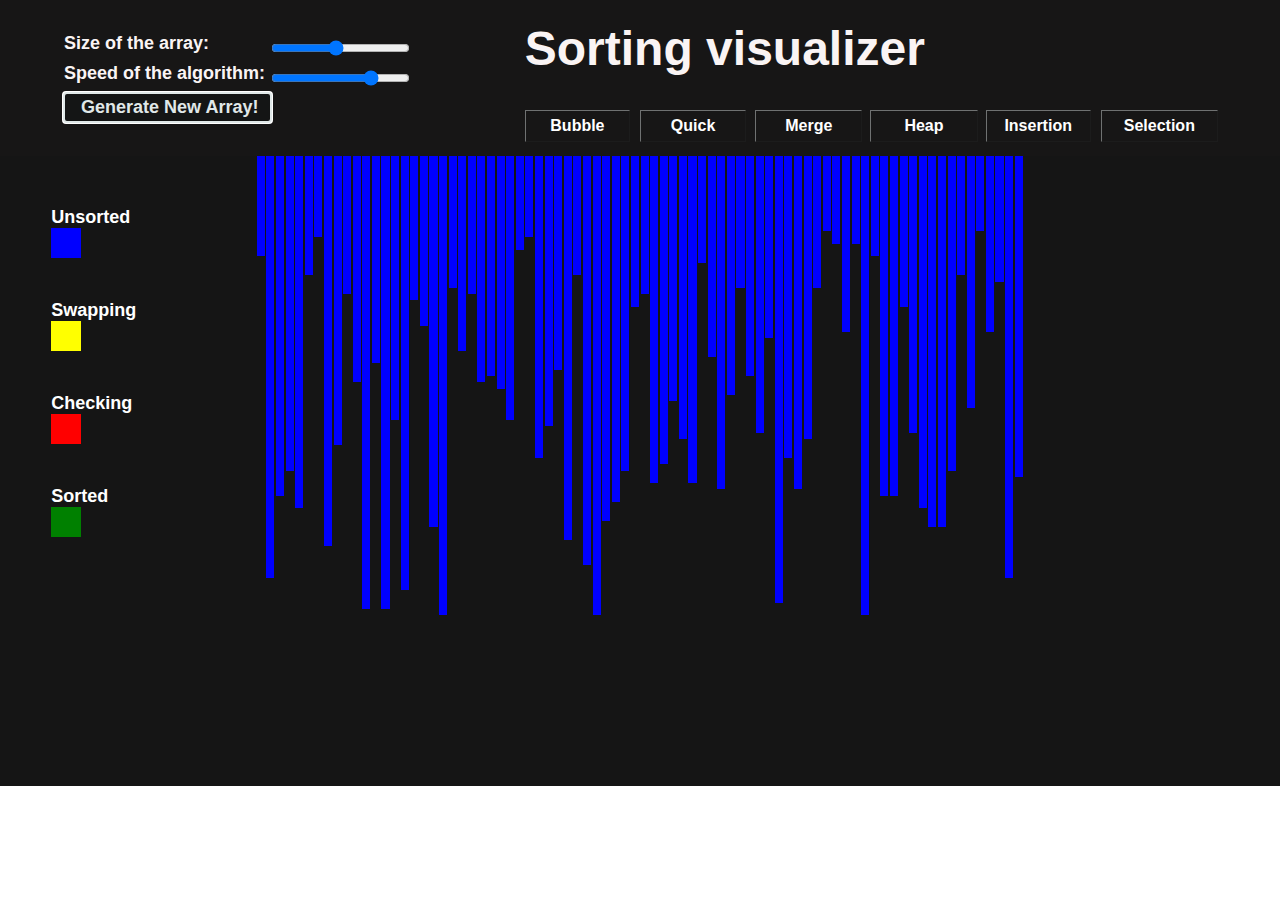
<file: index.html>
<!DOCTYPE html>
<html lang="en">
<head>
    <meta charset="UTF-8">
    <meta name="viewport" content="width=device-width, initial-scale=1.0">
    <title>Sorting Visualizer</title>
    <link rel="stylesheet" href="./css/style.css">
    <link rel="icon" href="assets/logo.png">
</head>
<body>

    <header>
        <nav>
            <div class="array-inputs">
                <p>Size of the array:</p>
                <input id="a_size" type="range" min=20 max=150 step=1 value=80>
                <p>Speed of the algorithm:</p>
                <input id="a_speed" type="range" min=1 max=5 step=1 value=4>
                <button id="a_generate">Generate New Array!</button>
            </div>
            <div class="header_right">
                <p class="nav-heading">Sorting visualizer</p>
                <div class="algos">
                    <button style="margin-right: 10px;">Bubble</button>
                    <button style="margin-right: 9px;">Quick</button>
                    <button style="margin-right: 8px;">Merge</button>
                    <button style="margin-right: 8px;">Heap</button>
                    <button style="margin-right: 10px;">Insertion</button>
                    <button style="margin-right: -2px;">Selection</button>
                </div>
            </div>
        </nav>
    </header>
    <section>
        <div id="Info_Cont1">
            <h1>Unsorted</h1>
            <div class="triangle">
            </div>
            <br>
            <br>
            <h1>Swapping</h1>
            <div class="rectangle"></div>
            <br>
            <br>
            <h1>Checking</h1>
            <div class="circle"></div>
            <br>
            <br>
            <h1>Sorted</h1>
            <div class="square">
            </div>
        </div>
        <div id="array_container"> 
        </div>
        <div id="Info_Cont2">
        </div>
    </section>
    <footer>
    </footer>

    <script src="scripts/main.js"></script>   
    <script src="scripts/visualization.js"></script> 
    <script src="scripts/bubblesort.js"></script>
    <script src="scripts/selection.js"></script>
    <script src="scripts/selection.js"></script>
    <script src="scripts/merge.js"></script>
    <script src="scripts/quick.js"></script>
    <script src="scripts/heapsort.js"></script>
</body>
</html>
</file>
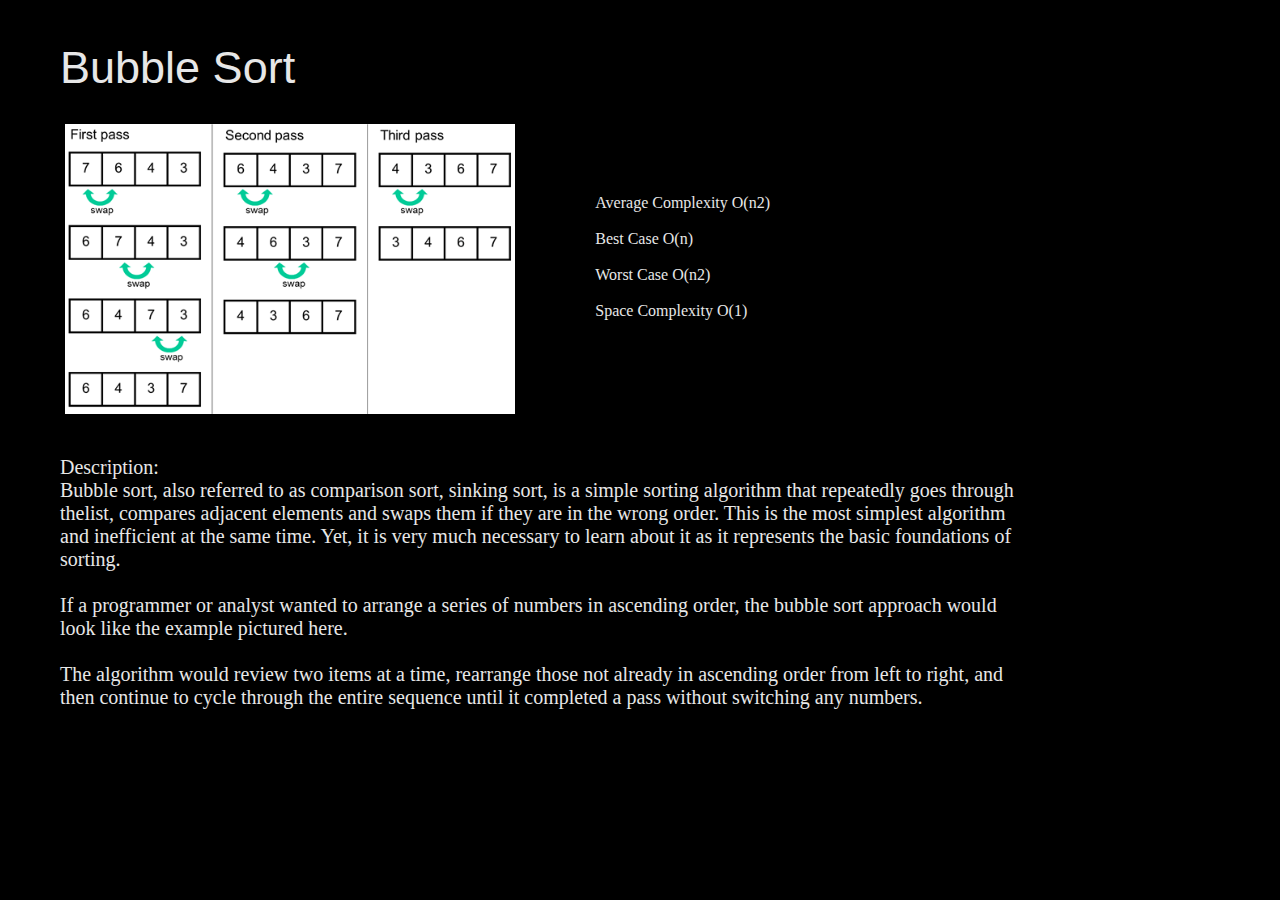
<file: bubblesort.html>
<!DOCTYPE html>
<html lang="en">
<head>
    <meta charset="UTF-8">
    <meta name="viewport" content="width=device-width, initial-scale=1.0">
    <title>Bubble Sort</title>
    <link rel="icon" href="assets/logo.png">
</head>
<body>
    <style>
        body {
             margin: auto;
             padding-bottom: 100px;
             background-color: black;
             height: auto;
             width: auto;
             background-repeat: no-repeat;
         }
 
         section div {
             font-size: 45px;
             font-family: sans-serif;
             color: rgb(231, 231, 231);
             margin: 42px 190px 0px 60px;
         }
 
         article img {
             width: 450px;
             padding: 30px;
             margin: 0px 0px 0px 35px;
 
         }
 
         .description {
 
             color: rgb(231, 231, 231);
             width: 961px;
             margin: 8px 15px 0px 60px;
             font-size: 20px;
         }
 
         article p {
             color: rgb(231, 231, 231);
             float: right;
             padding: 0px 0px 0px 0px;
             margin: 100px 510px 0px 0px;
         }
     </style>
 </head>
 
 <body>
     <section>
         <div>
             Bubble Sort
         </div>
     </section>
 
     <article>
         <p>
             Average Complexity O(n2) <br><br>
             Best Case O(n) <br><br>
             Worst Case O(n2) <br><br>
             Space Complexity O(1) <br><br>
         </p>
         <img src="assets/bubblesorting.png" alt="sorting">
     </article>
 
     <div class="description">
         Description:<br>
         Bubble sort, also referred to as comparison sort, sinking sort, is a simple sorting algorithm that repeatedly
         goes through thelist, compares adjacent elements and swaps them if they are in the wrong order. This is the most simplest
         algorithm and inefficient at the same time. Yet, it is very much necessary to learn about it as it represents
         the basic foundations of sorting.
         <br><br>
         If a programmer or analyst wanted to arrange a series of numbers in ascending order, the bubble sort approach
         would look like the example pictured here.
         <br><br>
         The algorithm would review two items at a time, rearrange those not already in ascending order from left to
         right, and then continue to cycle through the entire sequence until it completed a pass without switching any
         numbers.
     </div>
</body>
</html>
</file>
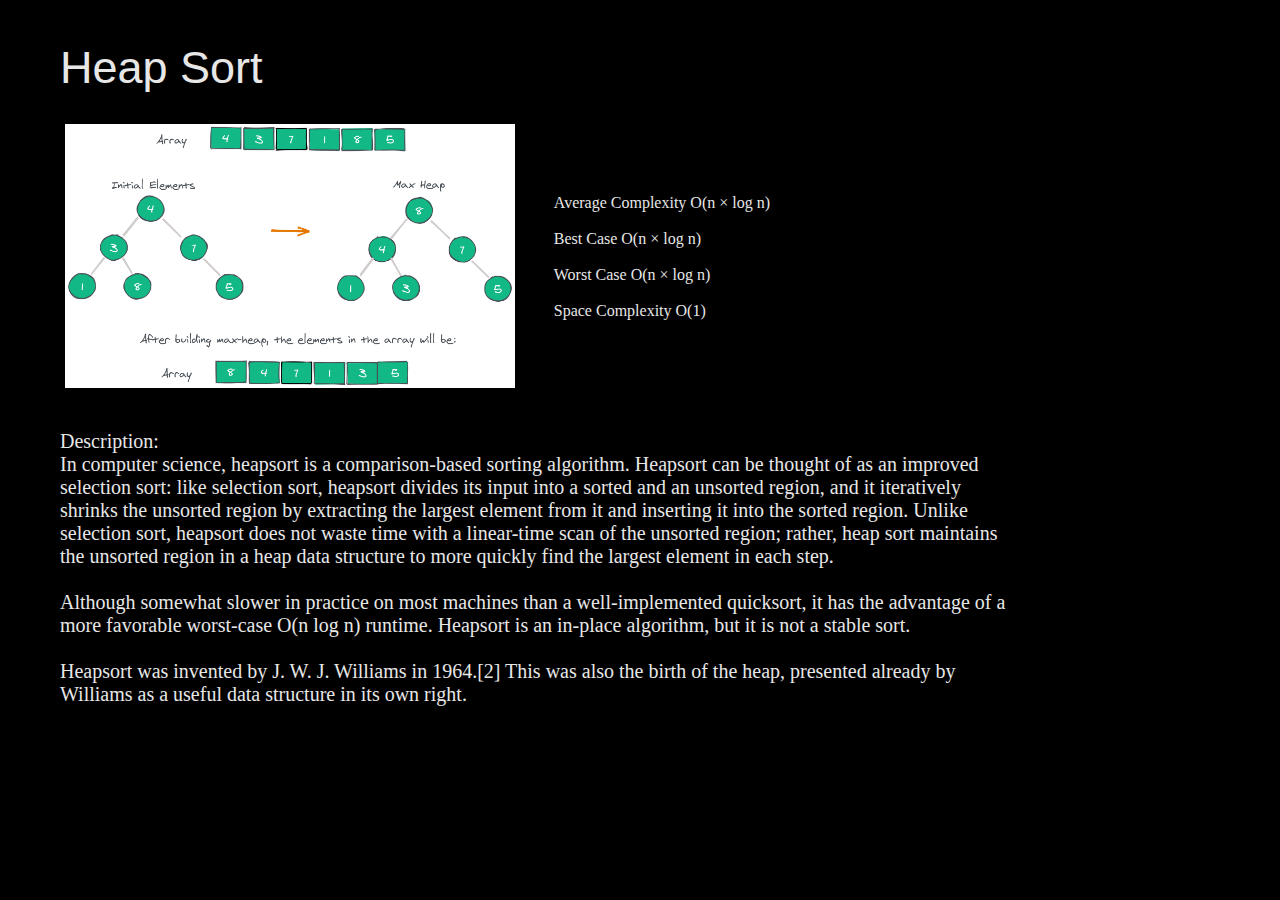
<file: heapsort.html>
<!DOCTYPE html>
<html lang="en">
<head>
    <meta charset="UTF-8">
    <meta name="viewport" content="width=device-width, initial-scale=1.0">
    <title>Heap Sort</title>
    <link rel="icon" href="assets/logo.png">
</head>
<body>
    <style>
       body {
            margin: auto;
            padding: auto;
            background-color: black;
            height: auto;
            width: auto;
            background-repeat: no-repeat;
        }

        section div {
            font-size: 45px;
            font-family: sans-serif;
            color: rgb(231, 231, 231);
            margin: 42px 190px 0px 60px;
        }

        article img {
            width: 450px;
            padding: 30px;
            margin: 0px 0px 0px 35px;

        }

        .description {

            color: rgb(231, 231, 231);
            width: 961px;
            margin: 8px 15px 0px 60px;
            font-size: 20px;
        }

        article p {
            color: rgb(231, 231, 231);
            float: right;
            padding: 0px 0px 0px 0px;
            margin: 100px 510px 0px 0px;
        }
    </style>
    </head>
    
    <body>
    <section>
        <div>
            Heap Sort
        </div>
    </section>
    
    <article>
        <p>
            Average Complexity O(n × log n) <br><br>
            Best Case O(n × log n) <br><br>
            Worst Case O(n × log n) <br><br>
            Space Complexity O(1) <br><br>
        </p>
        <img src="assets/heapsorting.png" alt="sorting">
    </article>
    
    <div class="description">
        Description:<br>
        In computer science, heapsort is a comparison-based sorting algorithm. Heapsort can be thought of as an improved selection sort: like selection sort, heapsort divides its input into a sorted and an unsorted region, and it iteratively shrinks the unsorted region by extracting the largest element from it and inserting it into the sorted region. Unlike selection sort, heapsort does not waste time with a linear-time scan of the unsorted region; rather, heap sort maintains the unsorted region in a heap data structure to more quickly find the largest element in each step.
        <br><br>
        Although somewhat slower in practice on most machines than a well-implemented quicksort, it has the advantage of a more favorable worst-case O(n log n) runtime. Heapsort is an in-place algorithm, but it is not a stable sort.
        <br><br>
        Heapsort was invented by J. W. J. Williams in 1964.[2] This was also the birth of the heap, presented already by Williams as a useful data structure in its own right.
    </div>
    </body>
</body>
</html>
</file>
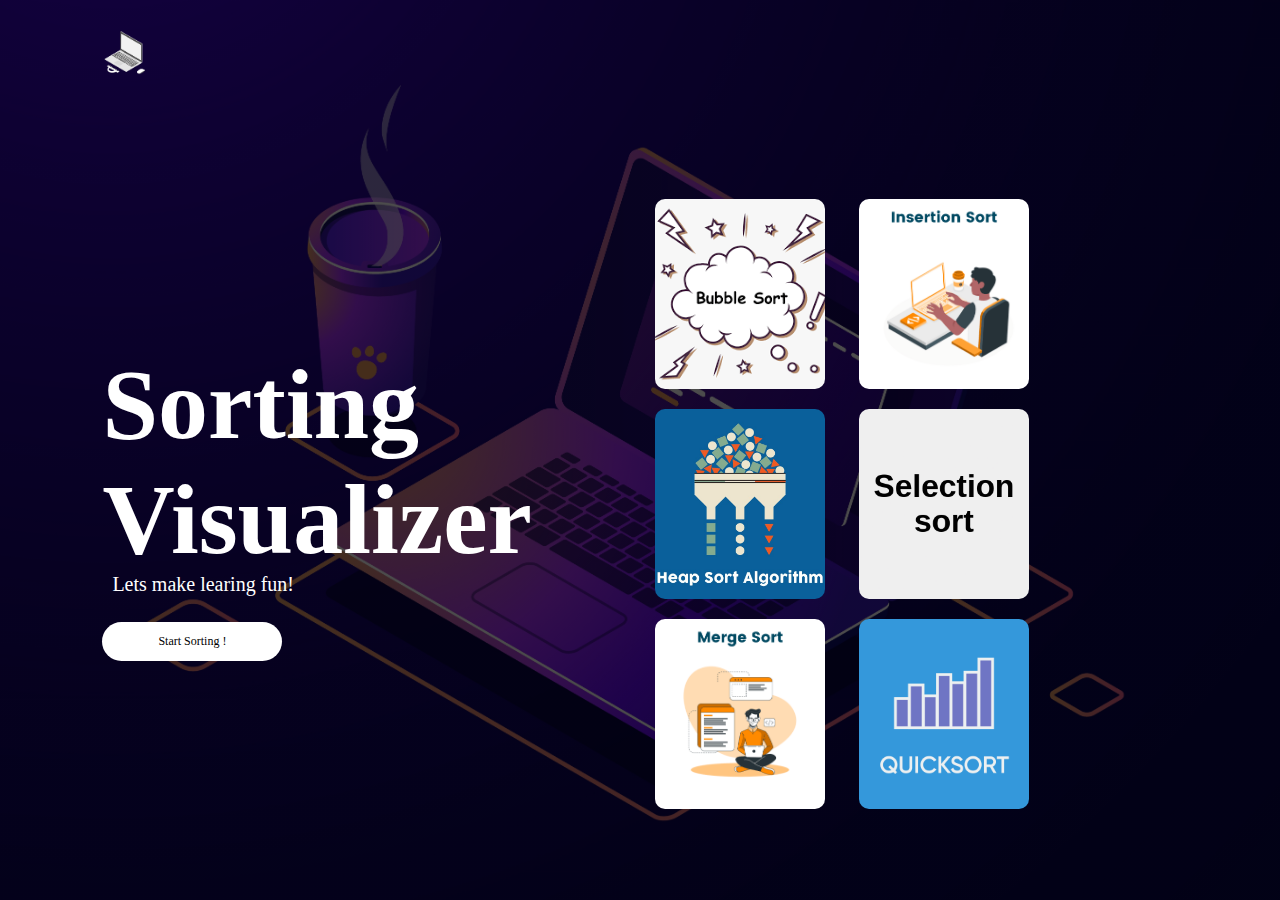
<file: home.html>
<!DOCTYPE html>
<html lang="en">
<head>
    <meta charset="UTF-8">
    <meta http-equiv="X-UA-Compatible" content="IE=edge">
    <meta name="viewport" content="width=device-width, initial-scale=1.0">
    <title>Sorting Visualizer</title>
    <link rel="stylesheet" href="home.css">
    <link rel="icon" href="assets/logo.png">
</head>
<body>
    <div class="container">
       <div class="navbar">
          <img src="assets/logo.png" class="logo">
    </div>
    <div class="row">
        <div class="col">
            <h1>Sorting Visualizer</h1>
            <p>Lets make learing fun!</p>
            <button onclick="window.location.href='index.html';">Start Sorting !</button>
        </div>
    <div class="col">
        <div class="card card1">
            <button onclick="window.location.href='bubblesort.html';"></button>
            <p>  </p>
        </div>
        <div class="card card2"> 
            <button onclick="window.location.href='insertion.html';"></button>
            <p></p>
        </div>
        <div class="card card3">
            <button onclick="window.location.href='heapsort.html';"></button>
            <p></p>
        </div>
        <div class="card card4">
            <button onclick="window.location.href='selectionsort.html';"></button>
            <p></p>
        </div>
        <div class="card card5">
            <button onclick="window.location.href='mergesort.html';"></button>
            <p></p>
        </div>
        <div class="card card6">
            <button onclick="window.location.href='quicksort.html';"></button>
            <p></p>
        </div>
    </div>
</body>
</html>
</file>
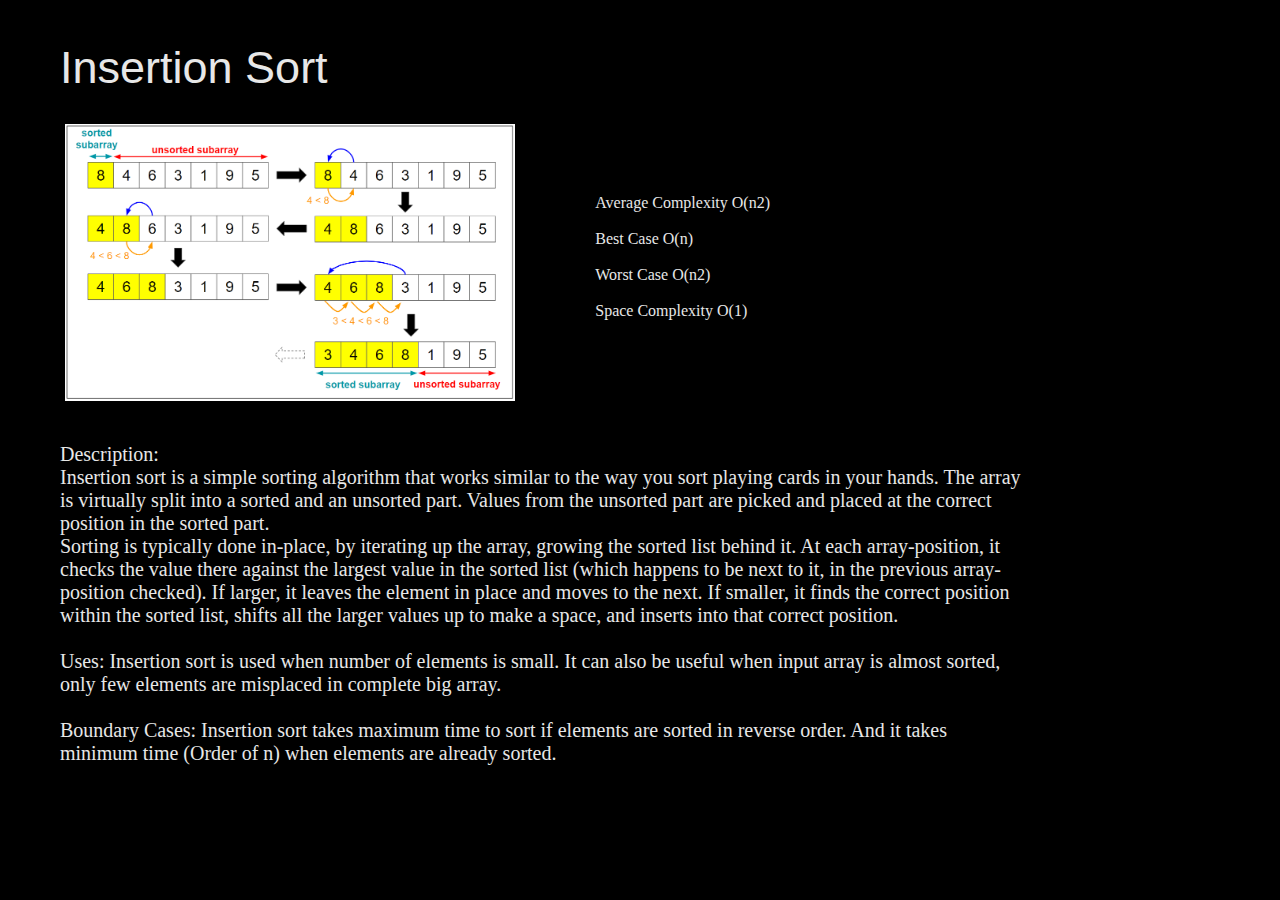
<file: insertion.html>
<!DOCTYPE html>
<html lang="en">

<head>
    <meta charset="UTF-8">
    <meta http-equiv="X-UA-Compatible" content="IE=edge">
    <meta name="viewport" content="width=device-width, initial-scale=1.0">
    <title>Insertion Sort</title>
    <link rel="icon" href="assets/logo.png">
    <style>
        body {
            margin: auto;
            padding: auto;
            background-color: black;
            height: auto;
            width: auto;
            background-repeat: no-repeat;
        }

        section div {
            font-size: 45px;
            font-family: sans-serif;
            color: rgb(231, 231, 231);
            margin: 42px 190px 0px 60px;
        }

        article img {
            width: 450px;
            padding: 30px;
            margin: 0px 0px 0px 35px;

        }

        .description {

            color: rgb(231, 231, 231);
            width: 961px;
            margin: 8px 15px 0px 60px;
            font-size: 20px;
        }

        article p {
            color: rgb(231, 231, 231);
            float: right;
            padding: 0px 0px 0px 0px;
            margin: 100px 510px 0px 0px;
        }
    </style>
</head>

<body>
    <section>
        <div>
            Insertion Sort
        </div>
    </section>

    <article>
        <p>
            Average Complexity O(n2) <br><br>
            Best Case O(n) <br><br>
            Worst Case O(n2) <br><br>
            Space Complexity O(1) <br><br>
        </p>
        <img src="assets/insertionsorting.png" alt="sorting">
    </article>

    <div class="description">
        Description:<br>
        Insertion sort is a simple sorting algorithm that works similar to the way you sort playing cards in your hands.
        The array is virtually split into a sorted and an unsorted part. Values from the unsorted part are picked and
        placed at the correct position in the sorted part.
        <br>
         Sorting is typically done in-place, by iterating up the
        array, growing the sorted list behind it. At each array-position, it checks the value there against the largest
        value in the sorted list (which happens to be next to it, in the previous array-position checked). If larger, it
        leaves the element in place and moves to the next. If smaller, it finds the correct position within the sorted
        list, shifts all the larger values up to make a space, and inserts into that correct position.
        <br><br>
        Uses: Insertion sort is used when number of elements is small. It can also be useful when input array is almost
        sorted, only few elements are misplaced in complete big array.
        <br><br>
        Boundary Cases: Insertion sort takes maximum time to sort if elements are sorted in reverse order. And it takes
        minimum time (Order of n) when elements are already sorted.
    </div>
</body>

</html>
</file>
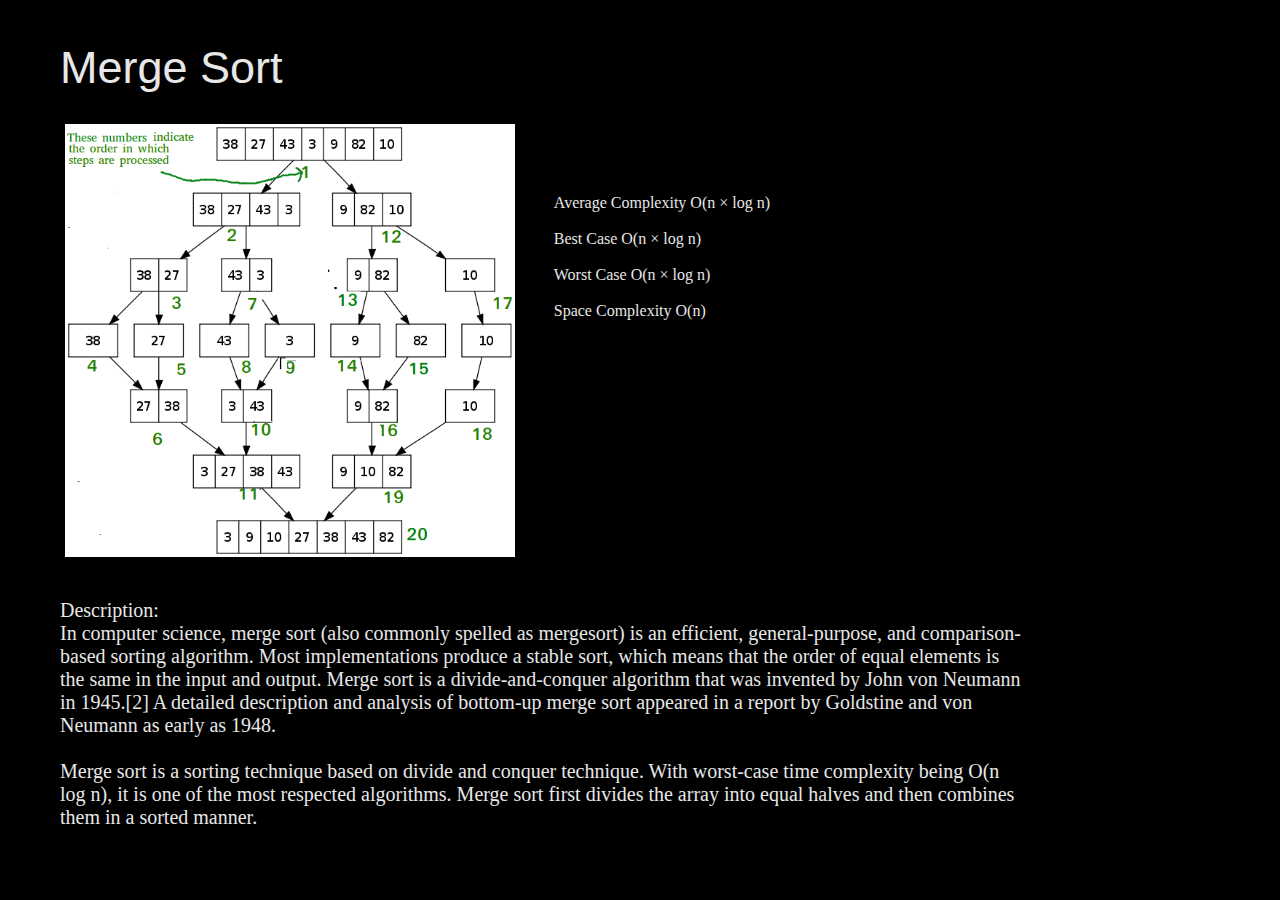
<file: mergesort.html>
<!DOCTYPE html>
<html lang="en">

<head>
    <meta charset="UTF-8">
    <meta http-equiv="X-UA-Compatible" content="IE=edge">
    <meta name="viewport" content="width=device-width, initial-scale=1.0">
    <title>Merge Sort</title>
    <link rel="icon" href="assets/logo.png">
    <style>
       body {
            margin: auto;
            padding: auto;
            background-color: black;
            height: auto;
            width: auto;
            background-repeat: no-repeat;
        }

        section div {
            font-size: 45px;
            font-family: sans-serif;
            color: rgb(231, 231, 231);
            margin: 42px 190px 0px 60px;
        }

        article img {
            width: 450px;
            padding: 30px;
            margin: 0px 0px 0px 35px;

        }

        .description {

            color: rgb(231, 231, 231);
            width: 961px;
            margin: 8px 15px 0px 60px;
            font-size: 20px;
        }

        article p {
            color: rgb(231, 231, 231);
            float: right;
            padding: 0px 0px 0px 0px;
            margin: 100px 510px 0px 0px;
        }
    </style>
</head>

<body>
    <section>
        <div>
            Merge Sort
        </div>
    </section>

    <article>
        <p>
            Average Complexity O(n × log n) <br><br>
            Best Case O(n × log n) <br><br>
            Worst Case O(n × log n) <br><br>
            Space Complexity O(n) <br><br>
        </p>
        <img src="assets/mergesorting.png" alt="sorting">
    </article>

    <div class="description">
        Description:<br>
        In computer science, merge sort (also commonly spelled as mergesort) is an efficient, general-purpose, and
        comparison-based sorting algorithm. Most implementations produce a stable sort, which means that the order of
        equal elements is the same in the input and output. Merge sort is a divide-and-conquer algorithm that was
        invented by John von Neumann in 1945.[2] A detailed description and analysis of bottom-up merge sort appeared in
        a report by Goldstine and von Neumann as early as 1948.
        <br><br>
        Merge sort is a sorting technique based on divide and conquer technique. With worst-case time complexity being
        Ο(n log n), it is one of the most respected algorithms.
        Merge sort first divides the array into equal halves and then combines them in a sorted manner.
    </div>
</body>

</html>
</file>
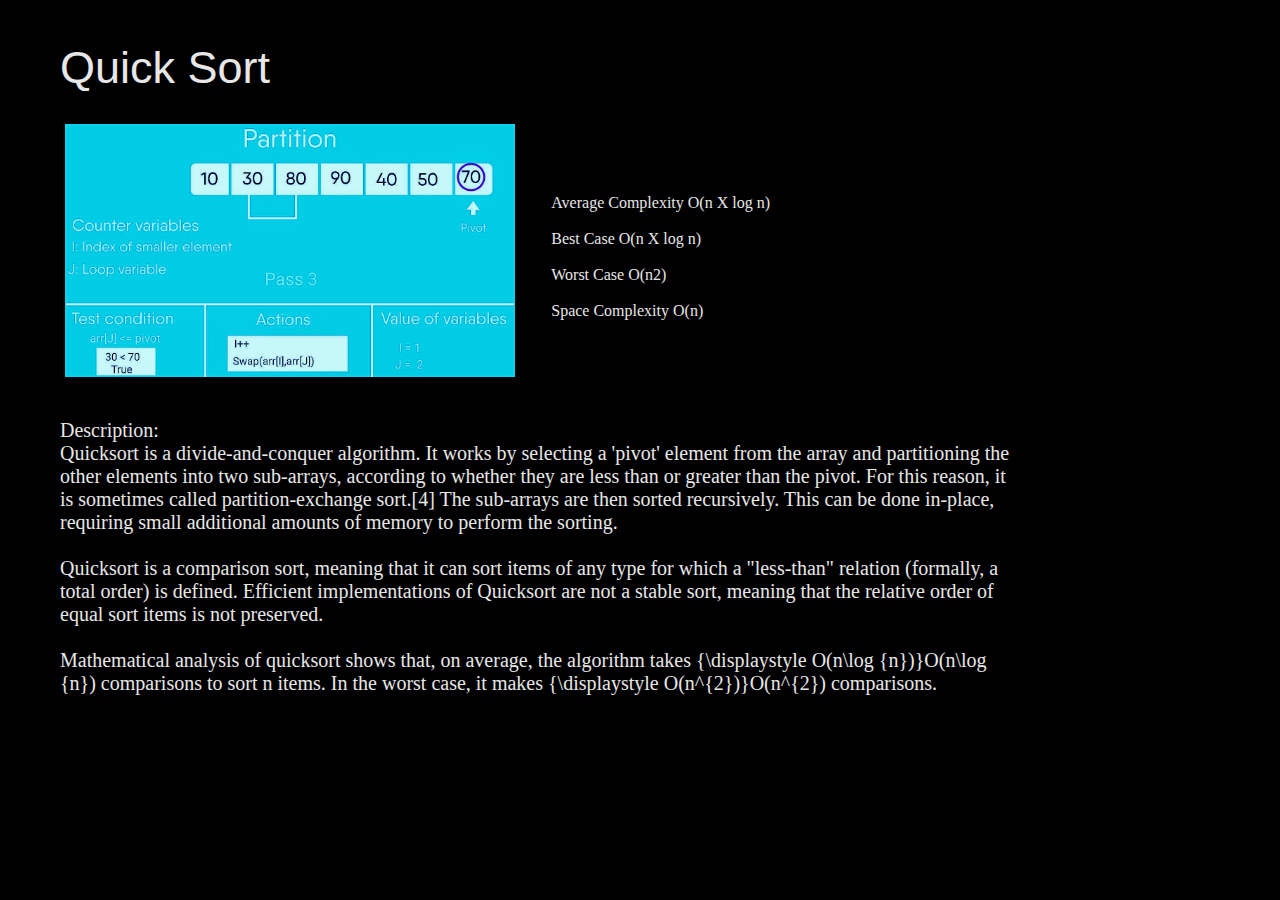
<file: quicksort.html>
<!DOCTYPE html>
<html lang="en">

<head>
    <meta charset="UTF-8">
    <meta http-equiv="X-UA-Compatible" content="IE=edge">
    <meta name="viewport" content="width=device-width, initial-scale=1.0">
    <title>Quick Sort</title>
    <link rel="icon" href="assets/logo.png">
    
    <style>
       body {
            margin: auto;
            padding: auto;
            background-color: black;
            height: auto;
            width: auto;
            background-repeat: no-repeat;
        }

        section div {
            font-size: 45px;
            font-family: sans-serif;
            color: rgb(231, 231, 231);
            margin: 42px 190px 0px 60px;
        }

        article img {
            width: 450px;
            padding: 30px;
            margin: 0px 0px 0px 35px;

        }

        .description {

            color: rgb(231, 231, 231);
            width: 961px;
            margin: 8px 15px 0px 60px;
            font-size: 20px;
        }

        article p {
            color: rgb(231, 231, 231);
            float: right;
            padding: 0px 0px 0px 0px;
            margin: 100px 510px 0px 0px;
        }
    </style>
</head>

<body>
    <section>
        <div>
            Quick Sort
        </div>
    </section>

    <article>
        <p>
            Average Complexity O(n X log n) <br><br>
            Best Case O(n X log n) <br><br>
            Worst Case O(n2) <br><br>
            Space Complexity O(n) <br><br>
        </p>
        <img src="assets/quicksorting.jpg" alt="sorting">
    </article>

    <div class="description">
        Description:<br>
        Quicksort is a divide-and-conquer algorithm. It works by selecting a 'pivot' element from the array and
        partitioning the other elements into two sub-arrays, according to whether they are less than or greater than the
        pivot. For this reason, it is sometimes called partition-exchange sort.[4] The sub-arrays are then sorted
        recursively. This can be done in-place, requiring small additional amounts of memory to perform the sorting.
        <br><br>
        Quicksort is a comparison sort, meaning that it can sort items of any type for which a "less-than" relation
        (formally, a total order) is defined. Efficient implementations of Quicksort are not a stable sort, meaning that
        the relative order of equal sort items is not preserved.
        <br><br>
        Mathematical analysis of quicksort shows that, on average, the algorithm takes {\displaystyle O(n\log
        {n})}O(n\log {n}) comparisons to sort n items. In the worst case, it makes {\displaystyle O(n^{2})}O(n^{2})
        comparisons.
    </div>
</body>

</html>
</file>
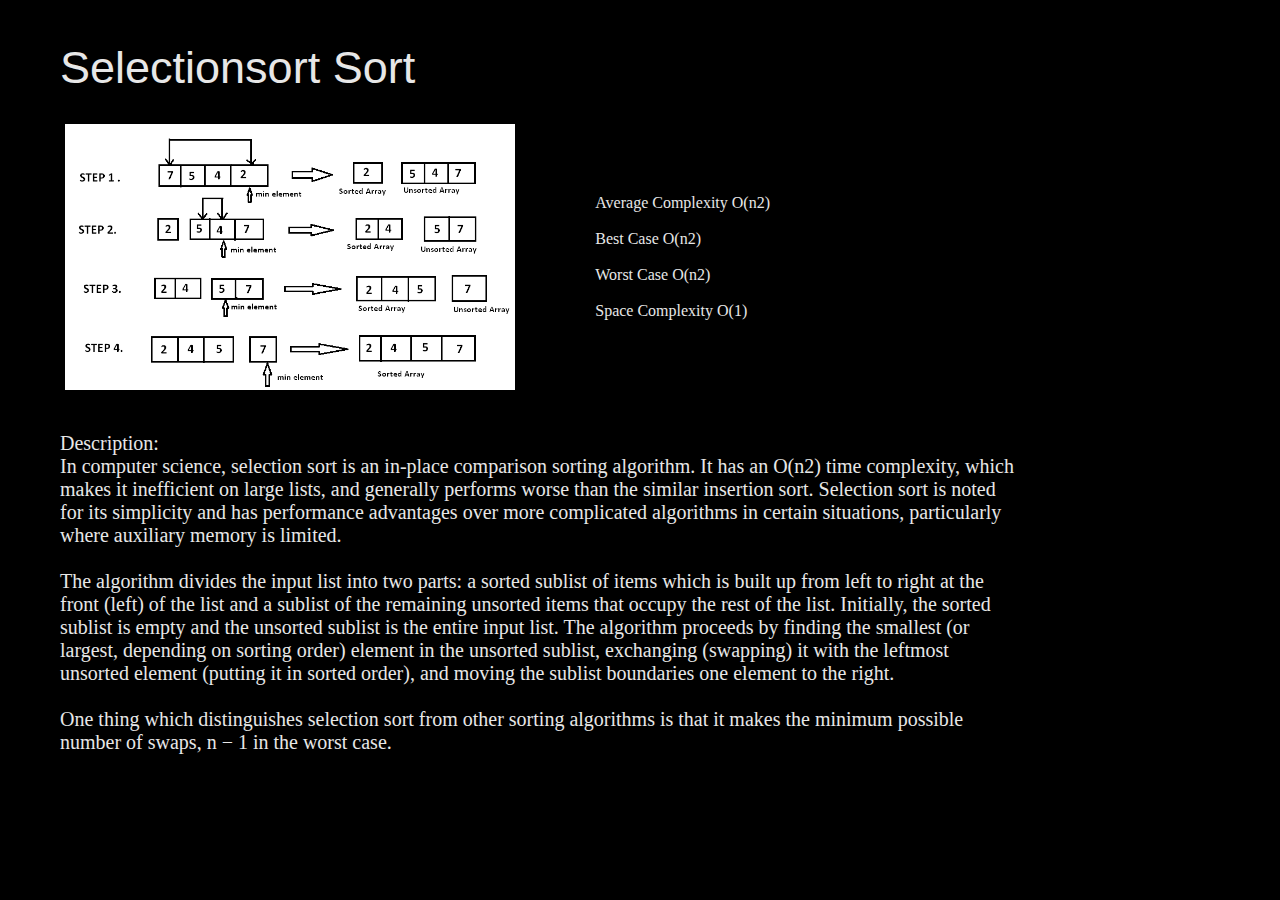
<file: selectionsort.html>
<!DOCTYPE html>
<html lang="en">

<head>
    <meta charset="UTF-8">
    <meta http-equiv="X-UA-Compatible" content="IE=edge">
    <meta name="viewport" content="width=device-width, initial-scale=1.0">
    <title>Selectionsort Sort</title>
    <link rel="icon" href="assets/logo.png">
    
    <style>
        body {
            margin: auto;
            padding: auto;
            background-color: black;
            height: auto;
            width: auto;
            background-repeat: no-repeat;
        }

        section div {
            font-size: 45px;
            font-family: sans-serif;
            color: rgb(231, 231, 231);
            margin: 42px 190px 0px 60px;
        }

        article img {
            width: 450px;
            padding: 30px;
            margin: 0px 0px 0px 35px;

        }

        .description {

            color: rgb(231, 231, 231);
            width: 961px;
            margin: 8px 15px 0px 60px;
            font-size: 20px;
        }

        article p {
            color: rgb(231, 231, 231);
            float: right;
            padding: 0px 0px 0px 0px;
            margin: 100px 510px 0px 0px;
        }
    </style>
</head>

<body>
    <section>
        <div>
            Selectionsort Sort
        </div>
    </section>

    <article>
        <p>
            Average Complexity O(n2) <br><br>
            Best Case O(n2) <br><br>
            Worst Case O(n2) <br><br>
            Space Complexity O(1) <br><br>
        </p>
        <img src="assets/selectionsorting.png" alt="sorting">
    </article>

    <div class="description">
        Description:<br>
        In computer science, selection sort is an in-place comparison sorting algorithm. It has an O(n2) time
        complexity, which makes it inefficient on large lists, and generally performs worse than the similar insertion
        sort. Selection sort is noted for its simplicity and has performance advantages over more complicated algorithms
        in certain situations, particularly where auxiliary memory is limited.
        <br><br>
        The algorithm divides the input list into two parts: a sorted sublist of items which is built up from left to
        right at the front (left) of the list and a sublist of the remaining unsorted items that occupy the rest of the
        list. Initially, the sorted sublist is empty and the unsorted sublist is the entire input list. The algorithm
        proceeds by finding the smallest (or largest, depending on sorting order) element in the unsorted sublist,
        exchanging (swapping) it with the leftmost unsorted element (putting it in sorted order), and moving the sublist
        boundaries one element to the right.
        <br><br>
        One thing which distinguishes selection sort from other sorting algorithms is that it makes the minimum possible number of swaps, n − 1 in the worst case.
    </div>
</body>

</html>
</file>
<file: css/style.css>
* {
    margin: 0px;
    padding: 0px;
    font-family: 'Helvetica Neue', Helvetica, Arial, sans-serif;
    font-size: large;
    font-weight: bold;
    
  }
  
  nav {
    background-color: #171616;
    color: rgb(250, 244, 244);
    display: -ms-grid;
    display: grid;
    -ms-grid-columns: 30% 60%;
        grid-template-columns: 30% 60%;
    -webkit-column-gap: 10%;
            column-gap: 10%;
    padding: 0% 5%;
  }
  nav .array-inputs {
    display: -ms-grid;
    display:grid; 
    -ms-grid-columns: 60% 40%;
        grid-template-columns: 60% 40%;
    place-content: center;
    padding: 5% 0%;
  }
  
  
  nav .array-inputs #a_size {
    padding: 5% 0%;
  
  }
  
  nav .array-inputs #a_speed {
    padding: 5% 0%;
  }
  
  nav .array-inputs #a_generate {
    background-color: rgb(20, 21, 21);
    border: 1px;
    outline:auto;
    color: rgb(224, 232, 232);
    padding: 2% 2% 2% 2%;
    padding-left: 4%;
  }
  
  nav .array-inputs #a_generate:hover {
    cursor: pointer;
  }
  
  nav .header_right {
    display: -webkit-box;
    display: -ms-flexbox;
    display: flex;
    -webkit-box-orient: vertical;
    -webkit-box-direction: normal;
        -ms-flex-direction: column;
            flex-direction: column;
  }
  
  nav .header_right .nav-heading {
    display: inline-block;
    font-size: xxx-large;
    padding: 3% 0%;
  }
  
  nav .header_right .algos {
    display: -ms-grid;
    display: grid;
    -ms-grid-columns: (16.66667%);
        grid-template-columns: repeat(6, 16.66667%);
         place-content: center;
    padding: 2% 0%;
  }
  
  nav .header_right .algos button {
    background-color: transparent;
    border-width: 1px;
    border-color: rgb(111, 113, 113);
    color: rgb(255, 255, 255);
    outline: none;
    padding: 5% 0%;
    font-size:medium;
    font-family: sans-serif;
  }
  
  nav .header_right .algos button:hover {
    background-color: rgb(110, 113, 113);
    cursor: pointer;
  }
  
  nav .header_right .algos .butt_locked {
    background-color: transparent;
    cursor: pointer;
  }
  
  nav .header_right .algos .butt_locked:hover {
    background-color: transparent;
    cursor: pointer;
  }
  
  nav .header_right .algos .butt_selected {
    background-color: white;
    color: green;
  }
  
  nav .header_right .algos .butt_selected:hover {
    background-color: white;
    cursor: pointer;
  }
  
  nav .header_right .algos .butt_unselected:hover {
    background-color: rgb(102, 102, 108);
    cursor: pointer;
  }
  
  section {
    display: -ms-grid;
    display: grid;
    background-color:#151515;
    -ms-grid-columns: 20% 60% 20%;
        grid-template-columns: 20% 60% 20%;
        
        
  }
  
  section #Info_Cont1 {
    padding: 20%;
    color: white;
  }
  
  section #array_container {
    display: -webkit-box;
    display: -ms-flexbox;
    display: flex;
    width: 100%;
    height: 70vh;
  }
  
  section #Info_Cont2 {
    padding: 20%;
    color: white;
  }
  
  .hide {
    display: none;
  }
  .div h1{
    color: wheat;
  }
  .square{
    height: 30px;
    width: 30px;
    background-color: green;
    
  }
  .circle {
    height: 30px;
    width: 30px;
    background-color: red
  }
  .rectangle {
    height: 30px;
    width: 30px;
    background-color: yellow
  }
  .triangle {
    height: 30px;
    width: 30px;
    background-color: blue
  }
</file>
<file: home.css>
*{
    margin: 0;
    padding: 0;
    font-family: 'Roboto','sans-serif';
}
.container{
    width: 100%;
    height: 100vh;
    background-image: linear-gradient(rgb(0,0,0,0.7),rgba(0,0,0,0.7)),url(assets/971.jpg);
    background-position: center;
    background-size: cover;
    padding-left: 8%;
    padding-right: 8%;
    box-sizing: border-box;
}
.navbar{
    height: 12%;
    display: flex;
    align-items: center;
}
.logo{
    width: 50px;
    cursor: pointer;
}
.menu-icon{
    width: 30px;
    cursor: pointer;
    margin-left: 40px;
}
nav{
    flex: 1;
    text-align: right;
}
nav ul li{
    list-style: none;
    display: inline-block;
    margin-left: 60px;
}
nav ul li a{
    text-decoration: none;
    color: #fff;
    
}
.row{
    display: flex;
    height: 88%;
    align-items: center;
}
.col{
    flex-basis: 50%;
}
h1{
    color: #fff;
    font-size: 100px;
}
p{
    color: #fff;
    font-size: 20px;
    line-height: 15px;
    padding-left: 10px;
}
button{
    width: 180px;
    color: #000;
    font-size: 12px;
    padding: 12px;
    background:#fff;
    border: 0;
    border-radius: 20px;
    outline: none;
    margin-top: 30px;
}
.card{
    border-top: 10px;
    width: 170px;
    height: 190px;
    display: inline-block;
    border-radius: 10px;
    padding: 15px 25px;
    box-sizing: border-box;
    cursor: pointer;
    margin: 10px 15px;
    background-position: center;
    background-size: cover;
    transition: transform 0.5s;
}
.card1{
    background-image: url(assets/bubblesort.png);
}
.card2{
    background-image: url(assets/Insertionsort.png);
}
.card3{
    background-image: url(assets/heapsort.jpg);
}
.card4{
    background-image: url(assets/selectionsort.png);
}
.card5{
    background-image: url(assets/mergesort.png);
}
.card6{
    background-image: url(assets/quicksort.png);
}
.card:hover{
    transform: translateY(-10px);
}
h5{
    color: #fff;
    text-shadow: 0 0 5px #999;
}
.card p{
    text-shadow: 0 0 15px #000;
    font-size: 8px;
}

.col .card1 button{
    width: 100px;
    color: #000;
    font-size: 12px;
    padding: 50px;
    background:transparent;
    border: 0;
    border-radius: 10px;
    outline: none;
    margin-top: 15px;
}
.col .card2 button{
    width: 100px;
    color: #000;
    font-size: 12px;
    padding: 50px;
    background:transparent;
    border: 0;
    border-radius: 10px;
    outline: none;
    margin-top: 15px;
}
.col .card3 button{
    width: 100px;
    color: #000;
    font-size: 12px;
    padding: 50px;
    background:transparent;
    border: 0;
    border-radius: 10px;
    outline: none;
    margin-top: 15px;
}
.col .card4 button{
    width: 100px;
    color: #000;
    font-size: 12px;
    padding: 50px;
    background:transparent;
    border: 0;
    border-radius: 10px;
    outline: none;
    margin-top: 15px;
}
.col .card5 button{
    width: 100px;
    color: #000;
    font-size: 12px;
    padding: 50px;
    background:transparent;
    border: 0;
    border-radius: 10px;
    outline: none;
    margin-top: 15px;
}
.col .card6 button{
    width: 100px;
    color: #000;
    font-size: 12px;
    padding: 50px;
    background:transparent;
    border: 0;
    border-radius: 10px;
    outline: none;
    margin-top: 15px;
}
</file>
